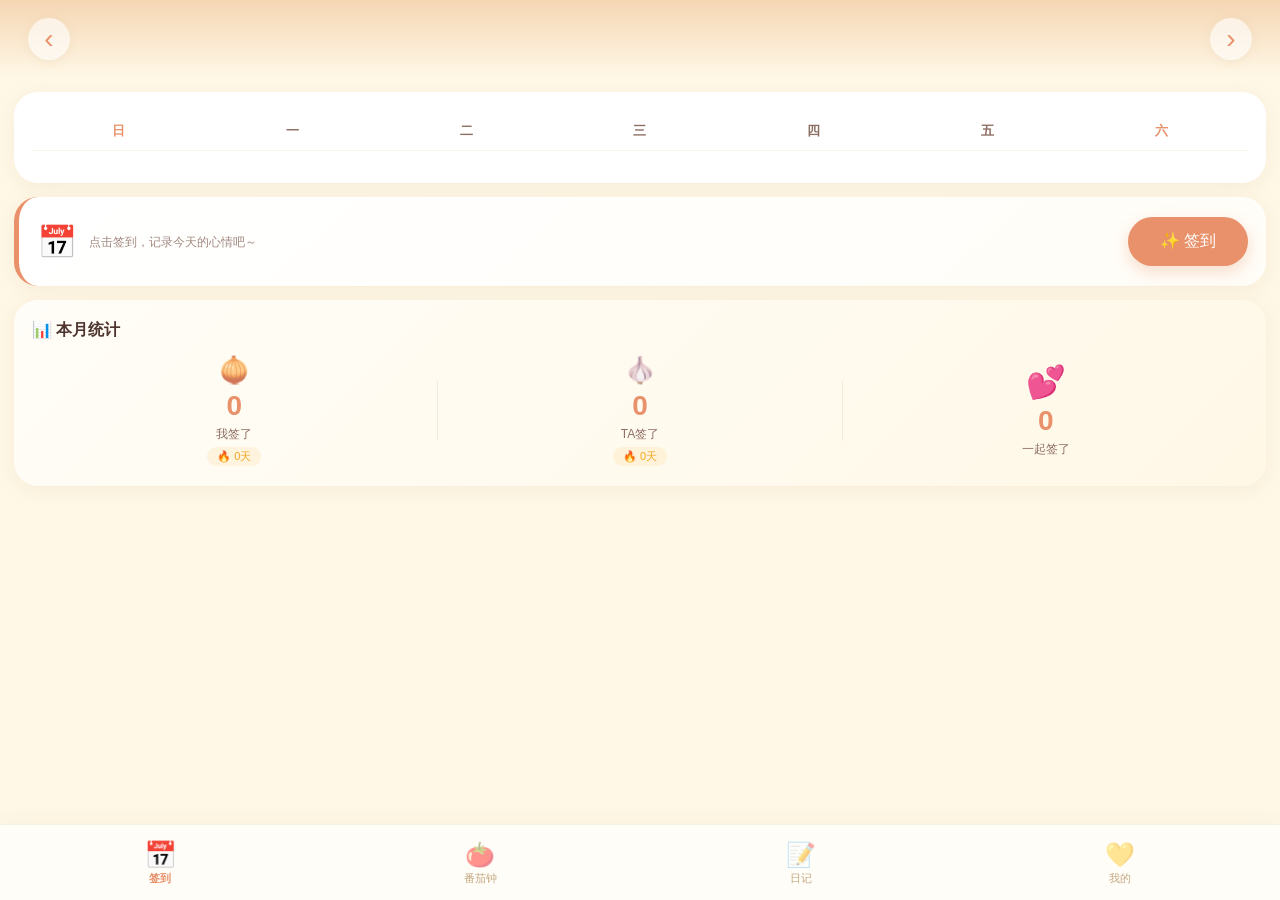
<file: index.html>
<!DOCTYPE html>
<html lang="zh-CN">
<head>
  <meta charset="UTF-8">
  <meta name="viewport" content="width=device-width, initial-scale=1.0, user-scalable=no, viewport-fit=cover">
  <meta name="apple-mobile-web-app-capable" content="yes">
  <meta name="apple-mobile-web-app-status-bar-style" content="#F5D6B3">
  <meta name="theme-color" content="#FFF8E7">
  <link rel="manifest" href="./manifest.json">
  <link rel="apple-touch-icon" href="./icons/icon-192.png">
  <title>葱蒜的考研日记</title>
  <script src="./js/supabase.min.js"></script>
  <link rel="stylesheet" href="./css/style.css">
</head>
<body>
  <!-- ========== 签到页 ========== -->
  <div id="view-calendar" class="view active">
    <div class="month-nav">
      <button class="nav-arrow" id="prevMonth">‹</button>
      <span class="month-title" id="displayMonth"></span>
      <button class="nav-arrow" id="nextMonth">›</button>
    </div>

    <div class="card calendar-card">
      <div class="weekday-row">
        <span class="weekend">日</span><span>一</span><span>二</span><span>三</span><span>四</span><span>五</span><span class="weekend">六</span>
      </div>
      <div class="day-grid" id="calendarGrid"></div>
    </div>

    <!-- 今日签到卡片 -->
    <div class="card checkin-card" id="checkinCard">
      <div id="checkinPending">
        <div class="checkin-left">
          <span class="checkin-icon">📅</span>
          <div>
            <div class="checkin-text" id="todayLabel"></div>
            <div class="checkin-sub">点击签到，记录今天的心情吧～</div>
          </div>
        </div>
        <button class="btn btn-primary checkin-btn" id="checkinBtn">✨ 签到</button>
      </div>
      <div id="checkinDone" style="display:none">
        <div class="done-icon">🎉</div>
        <div class="done-info">
          <span class="done-title">今日已签到</span>
          <span class="done-emoji" id="myTodayEmoji"></span>
        </div>
        <div id="partnerStatus"></div>
      </div>
    </div>

    <!-- 统计卡片 -->
    <div class="card stats-card">
      <div class="stats-title">📊 本月统计</div>
      <div class="stats-grid">
        <div class="stat-item"><span class="stat-avatar">🧅</span><span class="stat-num" id="statMy">0</span><span class="stat-label">我签了</span><span class="stat-streak" id="statMyStreak">🔥 0天</span></div>
        <div class="stat-divider"></div>
        <div class="stat-item"><span class="stat-avatar">🧄</span><span class="stat-num" id="statPartner">0</span><span class="stat-label" id="statPartnerLabel">TA签了</span><span class="stat-streak" id="statPartnerStreak">🔥 0天</span></div>
        <div class="stat-divider"></div>
        <div class="stat-item"><span class="stat-heart">💕</span><span class="stat-num" id="statBoth">0</span><span class="stat-label">一起签了</span></div>
      </div>
    </div>

    <!-- Emoji 选择器浮层 -->
    <div class="overlay" id="emojiOverlay">
      <div class="emoji-sheet">
        <div class="sheet-header">
          <span class="sheet-title">今天的心情</span>
          <span class="sheet-subtitle">选一个表情来记录吧～</span>
        </div>
        <div class="emoji-grid" id="emojiGrid"></div>
        <button class="btn btn-ghost skip-btn" id="skipEmoji">跳过，直接签到</button>
      </div>
    </div>
  </div>

  <!-- ========== 番茄钟页 ========== -->
  <div id="view-pomodoro" class="view">
    <div class="timer-section">
      <div class="timer-ring" id="timerRing">
        <canvas id="timerCanvas" width="260" height="260"></canvas>
        <div class="timer-center">
          <span class="timer-display" id="timerDisplay">25:00</span>
          <span class="timer-mode-text" id="timerModeText">🍅 准备专注</span>
        </div>
      </div>

      <div class="controls">
        <button class="main-btn start" id="timerToggle">
          <span class="btn-icon">▶️</span>
          <span class="btn-label" id="timerToggleLabel">开始专注</span>
        </button>
        <div class="sub-controls" id="subControls" style="display:none">
          <button class="sub-btn" id="resetTimer">🔄 重置</button>
          <button class="sub-btn skip" id="skipTimer" style="display:none">⏭️ 跳过</button>
        </div>
      </div>
    </div>

    <div class="card settings-card">
      <div class="settings-header" id="toggleSettings">
        <span class="settings-title">⚙️ 时长设置</span>
        <span class="toggle-arrow" id="settingsArrow">›</span>
      </div>
      <div class="settings-body" id="settingsBody">
        <div class="setting-item">
          <div class="setting-label-row"><span>🍅 专注时长</span><span class="setting-value" id="workValue">25 分钟</span></div>
          <input type="range" min="1" max="60" value="25" class="slider" id="workSlider">
          <div class="slider-marks"><span>1</span><span>25</span><span>60</span></div>
        </div>
        <div class="setting-item">
          <div class="setting-label-row"><span>☕ 休息时长</span><span class="setting-value" id="breakValue">5 分钟</span></div>
          <input type="range" min="0" max="20" value="5" class="slider break-slider" id="breakSlider">
          <div class="slider-marks"><span>0</span><span>10</span><span>20</span></div>
        </div>
      </div>
    </div>

    <div class="card tip-card">
      <span class="tip-icon">💡</span>
      <span class="tip-text">每完成一个番茄钟，记得去签到页面打个卡哦～</span>
    </div>
  </div>

  <!-- ========== 日记页 ========== -->
  <div id="view-journal" class="view">
    <div class="timeline" id="journalTimeline"></div>
    <div class="empty-state" id="journalEmpty">
      <span class="empty-icon">📝</span>
      <span class="empty-text">还没有日记</span>
      <span class="text-caption">记录下学习中的体会吧～</span>
    </div>
    <button class="fab" id="openEditor">✏️</button>

    <!-- 写日记浮层 -->
    <div class="overlay" id="editorOverlay">
      <div class="editor-sheet">
        <div class="editor-header">
          <span class="editor-title">写日记</span>
          <button class="editor-close" id="closeEditor">✕</button>
        </div>
        <textarea class="editor-textarea" id="editorContent" placeholder="记录今天的学习体会..." maxlength="2000"></textarea>
        <div class="char-count"><span id="charCount">0</span>/2000</div>
        <div class="image-preview-row" id="imagePreviewRow"></div>
        <div class="editor-actions">
          <button class="btn btn-outline" id="chooseImage">📷 添加图片</button>
          <button class="btn btn-primary" id="publishJournal">📝 发布</button>
        </div>
        <input type="file" id="imageInput" accept="image/*" multiple hidden>
      </div>
    </div>
  </div>

  <!-- ========== 我的页 ========== -->
  <div id="view-profile" class="view">
    <div class="profile-header">
      <div class="header-content">
        <div class="avatar-placeholder" id="profileAvatar">💛</div>
        <input class="nickname-input" id="nicknameInput" placeholder="点击设置昵称" maxlength="20">
        <div class="role-tag" id="roleTag">👆 选择身份</div>
      </div>
    </div>

    <div class="card" id="roleSelectCard" style="display:none">
      <div class="section-title">选择你的身份</div>
      <div class="role-options">
        <button class="role-option" data-role="cong"><span class="role-icon">🧅</span><span class="role-name">葱</span></button>
        <button class="role-option" data-role="suan"><span class="role-icon">🧄</span><span class="role-name">蒜</span></button>
      </div>
    </div>

    <div class="card pair-section">
      <div class="section-title">💕 配对状态</div>
      <div id="pairedInfo"></div>
      <div id="unpairedInfo">
        <p class="pair-hint">和你的考研搭子配对，一起记录学习吧～</p>
        <div id="pairCodeArea" style="display:none">
          <div class="pair-code-label">我的配对码</div>
          <div class="code-box" id="copyPairCode">
            <span class="code-text" id="myPairCode">------</span>
            <span class="copy-hint">点击复制</span>
          </div>
          <div class="code-input-row">
            <input class="code-input" id="partnerCodeInput" type="text" maxlength="8" placeholder="输入对方配对码">
            <button class="btn btn-primary pair-btn" id="doPair">配对</button>
          </div>
        </div>
      </div>
    </div>

    <div class="card about-section">
      <div class="section-title">📖 关于</div>
      <div class="about-content">
        <span class="about-name">葱蒜的考研日记</span>
        <span class="about-desc">两个人的考研陪伴小工具</span>
      </div>
    </div>
  </div>

  <!-- ========== 底部导航 ========== -->
  <nav class="tab-bar">
    <div class="tab-item active" data-tab="calendar">
      <span class="tab-icon">📅</span><span class="tab-text">签到</span>
    </div>
    <div class="tab-item" data-tab="pomodoro">
      <span class="tab-icon">🍅</span><span class="tab-text">番茄钟</span>
    </div>
    <div class="tab-item" data-tab="journal">
      <span class="tab-icon">📝</span><span class="tab-text">日记</span>
    </div>
    <div class="tab-item" data-tab="profile">
      <span class="tab-icon">💛</span><span class="tab-text">我的</span>
    </div>
  </nav>

  <!-- Toast -->
  <div class="toast" id="toast"></div>

  <script>
    // 全局错误捕获
    window.onerror = function(msg, url, line) {
      document.body.innerHTML += '<div style="position:fixed;top:0;left:0;right:0;background:red;color:#fff;padding:10px;z-index:9999;font-size:12px">JS错误: '+msg+' (行'+line+')</div>';
    };
    // 调试：确认页面能跑 JS
    document.addEventListener('DOMContentLoaded', function() {
      var t = document.querySelectorAll('.tab-item');
      t.forEach(function(el, i) {
        el.onclick = function() {
          document.querySelectorAll('.view').forEach(function(v) { v.classList.remove('active'); });
          var tab = el.getAttribute('data-tab');
          var view = document.getElementById('view-' + tab);
          if (view) view.classList.add('active');
          t.forEach(function(x) { x.classList.remove('active'); });
          el.classList.add('active');
        };
      });
    });
  </script>
  <script>
// ============================================
// 葱蒜的考研日记 — 内联版（不依赖外部文件）
// ============================================
(function(){

const SUPABASE_URL = 'https://phmkjfxvpowbgtxaotir.supabase.co';
const SUPABASE_KEY = 'eyJhbGciOiJIUzI1NiIsInR5cCI6IkpXVCJ9.eyJpc3MiOiJzdXBhYmFzZSIsInJlZiI6InBobWtqZnh2cG93Ymd0eGFvdGlyIiwicm9sZSI6ImFub24iLCJpYXQiOjE3ODI2NTM2MDksImV4cCI6MjA5ODIyOTYwOX0.4XCnkUoDZ1fBaAg-SILIrgay1c09fI4ZdKi25DHUZM4';

supabase = window.supabase || (typeof supabase !== 'undefined' ? supabase : null);
if (!supabase) { console.error('Supabase库加载失败'); } else { supabase = supabase.createClient(SUPABASE_URL, SUPABASE_KEY); }

const state = {
  pairCode: localStorage.getItem('pairCode') || '',
  role: localStorage.getItem('role') || '',
  nickname: localStorage.getItem('nickname') || '',
  partner: null,
  year: new Date().getFullYear(),
  month: new Date().getMonth(),
  timerMode: 'work',
  timerState: 'idle',
  timerRemaining: 25 * 60,
  timerTotal: 25 * 60,
  timerId: null,
};

const $ = function(sel) { return document.querySelector(sel); };
const $$ = function(sel) { return document.querySelectorAll(sel); };

function formatDate(d) { const y=d.getFullYear(),m=String(d.getMonth()+1).padStart(2,'0'),day=String(d.getDate()).padStart(2,'0'); return y+'-'+m+'-'+day; }
function today() { return formatDate(new Date()); }
function formatTime(sec) { const m=Math.floor(sec/60),s=sec%60; return String(m).padStart(2,'0')+':'+String(s).padStart(2,'0'); }
function generatePairCode() { const chars='abcdefghijklmnopqrstuvwxyz0123456789'; let c=''; for(let i=0;i<8;i++) c+=chars[Math.floor(Math.random()*chars.length)]; return c; }

function calcStreak(dates) {
  if(!dates.length) return 0;
  const sorted=[...dates].sort().reverse(),t=today(),y=formatDate(new Date(Date.now()-86400000));
  if(sorted[0]!==t&&sorted[0]!==y) return 0;
  let s=1; for(let i=0;i<sorted.length-1;i++){if((new Date(sorted[i])-new Date(sorted[i+1]))/86400000===1) s++; else break;}
  return s;
}

function daysInMonth(y,m){return new Date(y,m+1,0).getDate();}
function firstDayOfMonth(y,m){return new Date(y,m,1).getDay();}

function generateCalendar(y,m){
  const days=daysInMonth(y,m),first=firstDayOfMonth(y,m),t=today(),cal=[];
  for(let i=0;i<first;i++){const d=new Date(y,m,-first+i+1);cal.push({date:formatDate(d),day:d.getDate(),current:false,isToday:false});}
  for(let i=1;i<=days;i++){const ds=y+'-'+String(m+1).padStart(2,'0')+'-'+String(i).padStart(2,'0');cal.push({date:ds,day:i,current:true,isToday:ds===t});}
  while(cal.length<42){const i=cal.length-days-first+1,d=new Date(y,m+1,i);cal.push({date:formatDate(d),day:d.getDate(),current:false,isToday:false});}
  return cal;
}

function toast(msg){
  const el=$('#toast'); if(!el) return;
  el.textContent=msg; el.classList.add('show'); clearTimeout(el._t);
  el._t=setTimeout(function(){el.classList.remove('show');},1800);
}

function switchTab(tab){
  $$('.view').forEach(function(v){v.classList.remove('active');});
  $$('.tab-item').forEach(function(t){t.classList.remove('active');});
  var v=$('#view-'+tab); if(v) v.classList.add('active');
  var ti=document.querySelector('.tab-item[data-tab="'+tab+'"]'); if(ti) ti.classList.add('active');
  if(tab==='calendar') renderCalendar();
  if(tab==='pomodoro') drawTimerRing();
  if(tab==='journal') loadJournals();
  if(tab==='profile') renderProfile();
}

// Tab 事件绑定
$$('.tab-item').forEach(function(el){el.addEventListener('click',function(){switchTab(el.dataset.tab);});});

function saveState(){
  localStorage.setItem('pairCode',state.pairCode);
  localStorage.setItem('role',state.role);
  localStorage.setItem('nickname',state.nickname);
}

async function initOrGetUser(){
  if(!supabase) return;
  if(!state.pairCode){state.pairCode=generatePairCode();saveState();}
  var res=await supabase.from('users').select('*').eq('pair_code',state.pairCode);
  var data=res.data;
  var me=data?data.find(function(u){return u.role===state.role;}):null;
  if(!me&&state.role){
    await supabase.from('users').insert({pair_code:state.pairCode,role:state.role,nickname:state.nickname});
  }else if(me&&state.nickname&&me.nickname!==state.nickname){
    await supabase.from('users').update({nickname:state.nickname}).eq('id',me.id);
  }
  var otherRole=state.role==='cong'?'suan':'cong';
  var partner=data?data.find(function(u){return u.role===otherRole;}):null;
  if(partner){state.partner={role:partner.role,nickname:partner.nickname};}
}

async function setRole(role){
  if(state.partner){toast('已配对，无法修改身份');return;}
  state.role=role; saveState(); await initOrGetUser(); renderProfile();
  toast(role==='cong'?'已设置为 葱':'已设置为 蒜');
}

async function doPair(){
  if(!state.role){toast('请先选择身份');return;}
  if(state.partner){toast('已经配对过了');return;}
  if(!supabase){toast('正在连接服务器，请稍后再试');return;}
  var code=$('#partnerCodeInput').value.trim();
  if(code.length<6){toast('请输入正确的配对码');return;}
  if(code===state.pairCode){toast('不能和自己配对哦');return;}
  var res=await supabase.from('users').select('*').eq('pair_code',code);
  if(!res.data||!res.data.length){toast('配对码无效，请检查');return;}
  var owner=res.data[0];
  var checkRes=await supabase.from('users').select('*').eq('pair_code',code);
  if(checkRes.data&&checkRes.data.length>=2){toast('对方已经和别人配对啦');return;}
  if(owner.role===state.role){toast('你们选了同一个身份！一个人需要换成另一个哦～');return;}
  var myRes=await supabase.from('users').select('*').eq('pair_code',state.pairCode).eq('role',state.role);
  if(myRes.data&&myRes.data.length){
    await supabase.from('users').update({pair_code:code}).eq('id',myRes.data[0].id);
  }
  state.pairCode=code; saveState(); await initOrGetUser(); renderProfile(); renderCalendar(); loadJournals();
  toast('配对成功！');
}

async function unpair(){
  if(!supabase) return;
  var res=await supabase.from('users').select('*').eq('pair_code',state.pairCode);
  var myNewCode=generatePairCode(),partnerNewCode=generatePairCode();
  if(res.data&&res.data.length>=2){
    var me=res.data.find(function(u){return u.role===state.role;});
    var partner=res.data.find(function(u){return u.role!==state.role;});
    if(me) await supabase.from('users').update({pair_code:myNewCode}).eq('id',me.id);
    if(partner) await supabase.from('users').update({pair_code:partnerNewCode}).eq('id',partner.id);
  }else if(res.data&&res.data.length===1){
    await supabase.from('users').update({pair_code:myNewCode}).eq('id',res.data[0].id);
  }
  state.pairCode=myNewCode; state.partner=null; saveState(); renderProfile(); renderCalendar();
  toast('已解除配对，双方已分开');
}

// 日历
var EMOJIS=['😊','🥰','😆','😎','🤩','😇','💪','📚','✍️','🎯','🔥','⭐','😌','🧘','🍃','☕','🌙','🌸','😢','😤','😴','🤔','🥺','😅'];

async function renderCalendar(){
  if(!state.pairCode||!supabase) return;
  try{
  var year=state.year,month=state.month,ym=year+'-'+String(month+1).padStart(2,'0');
  var dm=$('#displayMonth'); if(dm) dm.textContent=year+'年 '+(month+1)+'月';
  var nextMon=month+1; var nextY=year; if(nextMon>11){nextMon=0;nextY++;}
  var firstDay=ym+'-01', lastDay=nextY+'-'+String(nextMon+1).padStart(2,'0')+'-01';
  var res=await supabase.from('checkins').select('*').eq('pair_code',state.pairCode).gte('date',firstDay).lt('date',lastDay);
  var checkins=res.data||[];
  var myChecks=checkins.filter(function(c){return c.role===state.role;});
  var partnerChecks=checkins.filter(function(c){return c.role!==state.role;});
  var myDates=new Set(myChecks.map(function(c){return c.date;}));
  var partnerDates=new Set(partnerChecks.map(function(c){return c.date;}));
  var myEmoji={}; myChecks.forEach(function(c){if(c.emoji) myEmoji[c.date]=c.emoji;});
  var partnerEmoji={}; partnerChecks.forEach(function(c){if(c.emoji) partnerEmoji[c.date]=c.emoji;});
  var cal=generateCalendar(year,month),t=today();
  $('#calendarGrid').innerHTML=cal.map(function(c){
    var both=myDates.has(c.date)&&partnerDates.has(c.date);
    var mine=myDates.has(c.date),theirs=partnerDates.has(c.date);
    var cls='day-cell';
    if(!c.current) cls+=' dimmed';
    if(c.isToday) cls+=' today';
    if(c.date>t) cls+=' future';
    var mark='';
    if(both) mark='<div class="checkin-marks"><span class="both-mark">❤</span></div>';
    else if(mine) mark='<div class="checkin-marks"><span class="checkin-mark">'+(myEmoji[c.date]||'✅')+'</span></div>';
    else if(theirs) mark='<div class="checkin-marks"><span class="checkin-mark" style="opacity:0.5">'+(partnerEmoji[c.date]||'✅')+'</span></div>';
    var clickable=(mine||theirs)&&c.date<=t;
    return '<div class="'+cls+'"'+(clickable?' onclick="window._showDayDetail(\''+c.date+'\')"':'')+'>'+c.day+mark+'</div>';
  }).join('');
  var myToday=myChecks.find(function(c){return c.date===t;});
  var partnerToday=partnerChecks.find(function(c){return c.date===t;});
  if(myToday){
    $('#checkinPending').style.display='none'; $('#checkinDone').style.display='block';
    $('#myTodayEmoji').textContent=myToday.emoji||'✅';
    if(partnerToday){
      $('#partnerStatus').innerHTML='<div class="partner-status checked">❤ '+(state.partner?state.partner.nickname:'TA')+'也签到啦 '+(partnerToday.emoji||'✅')+'</div>';
    }else{
      $('#partnerStatus').innerHTML='<div class="partner-status waiting">等待 '+(state.partner?state.partner.nickname:'TA')+' 签到中...</div>';
    }
  }else{
    $('#checkinPending').style.display='flex'; $('#checkinDone').style.display='none';
    $('#todayLabel').textContent='今天是 '+year+'年'+(month+1)+'月'+new Date().getDate()+'日';
  }
  var myDatesArr=[...myDates].sort().reverse(),partnerDatesArr=[...partnerDates].sort().reverse();
  var bothCount=[...myDates].filter(function(d){return partnerDates.has(d);}).length;
  var partnerLabel=state.partner?state.partner.nickname:'TA';
  $('#statMy').textContent=myChecks.length; $('#statPartner').textContent=partnerChecks.length;
  $('#statBoth').textContent=bothCount;
  $('#statMyStreak').textContent='🔥 '+calcStreak(myDatesArr)+'天';
  $('#statPartnerStreak').textContent='🔥 '+calcStreak(partnerDatesArr)+'天';
  $('#statPartnerLabel').textContent=partnerLabel+'签了';
  }catch(e){console.error('renderCalendar error:',e);}
}

// Emoji 选择器
$('#checkinBtn').addEventListener('click',function(){
  $('#emojiOverlay').classList.add('show');
  $('#emojiGrid').innerHTML=EMOJIS.map(function(e){return '<span class="emoji-item" data-emoji="'+e+'">'+e+'</span>';}).join('');
  $('#emojiGrid').querySelectorAll('.emoji-item').forEach(function(el){el.addEventListener('click',function(){doCheckin(el.dataset.emoji);});});
});
$('#skipEmoji').addEventListener('click',function(){doCheckin('');});
$('#emojiOverlay').addEventListener('click',function(e){if(e.target===$('#emojiOverlay')) $('#emojiOverlay').classList.remove('show');});

async function doCheckin(emoji){
  if(!supabase) return;
  $('#emojiOverlay').classList.remove('show');
  var t=today();
  var ex=await supabase.from('checkins').select('*').eq('pair_code',state.pairCode).eq('role',state.role).eq('date',t);
  if(ex.data&&ex.data.length){toast('今天已经签到过了～');return;}
  var r=await supabase.from('checkins').insert({pair_code:state.pairCode,role:state.role,date:t,emoji:emoji});
  if(r.error){toast('签到失败');return;}
  toast('签到成功！✨'); renderCalendar();
}

window._showDayDetail=function(date){
  if(!supabase) return;
  supabase.from('checkins').select('*').eq('pair_code',state.pairCode).eq('date',date).then(function(res){
    if(!res.data||!res.data.length) return;
    var lines=res.data.map(function(c){
      var label=c.role===state.role?'我':(state.partner?state.partner.nickname:'TA');
      var icon=c.role==='cong'?'葱':'蒜';
      return icon+' '+label+': '+(c.emoji||'没有心情记录');
    }).join('<br>');
    showModal(date,lines,false);
  });
};

$('#prevMonth').addEventListener('click',function(){if(state.month===0){state.year--;state.month=11;}else state.month--;renderCalendar();});
$('#nextMonth').addEventListener('click',function(){if(state.month===11){state.year++;state.month=0;}else state.month++;renderCalendar();});

// 番茄钟
function drawTimerRing(){
  var canvas=$('#timerCanvas'); if(!canvas) return;
  var ctx=canvas.getContext('2d'),w=260,h=260,cx=w/2,cy=h/2,r=Math.min(cx,cy)-12;
  var ratio=state.timerTotal>0?state.timerRemaining/state.timerTotal:0;
  ctx.clearRect(0,0,w,h);
  ctx.beginPath(); ctx.arc(cx,cy,r,0,Math.PI*2);
  ctx.strokeStyle='rgba(245,214,179,.4)'; ctx.lineWidth=14; ctx.lineCap='round'; ctx.stroke();
  if(ratio>0){
    var start=-Math.PI/2,end=start+Math.PI*2*ratio;
    var grad=ctx.createLinearGradient(0,0,w,h);
    if(state.timerMode==='work'){grad.addColorStop(0,'#E8916A');grad.addColorStop(1,'#F5A623');}
    else{grad.addColorStop(0,'#A8C97E');grad.addColorStop(1,'#81B29A');}
    ctx.beginPath(); ctx.arc(cx,cy,r,start,end); ctx.strokeStyle=grad; ctx.lineWidth=14; ctx.lineCap='round'; ctx.stroke();
  }
}

function updateTimerDisplay(){
  $('#timerDisplay').textContent=formatTime(state.timerRemaining);
  var mt=state.timerMode==='work'?(state.timerState==='idle'?'🍅 准备专注':'🍅 专注中'):(state.timerState==='idle'?'☕ 准备休息':'☕ 休息中');
  $('#timerModeText').textContent=mt; drawTimerRing();
}

function timerTick(){if(state.timerState!=='running')return; state.timerRemaining--; updateTimerDisplay(); if(state.timerRemaining<=0){clearInterval(state.timerId);state.timerId=null;onTimerComplete();}}

function onTimerComplete(){
  state.timerState='idle'; clearInterval(state.timerId); state.timerId=null;
  if(navigator.vibrate) navigator.vibrate([500,200,500]);
  if(state.timerMode==='work'){
    showModal('🎉 太棒了！','专注时间结束，休息一下吧～',true,'开始休息 ☕','等会儿').then(function(ok){if(ok) startBreak(); else updateUIState();});
  }else{
    showModal('☕ 休息好了吗？','休息时间结束，继续加油吧！',true,'继续专注 🍅','等会儿').then(function(ok){if(ok) startWork(); else updateUIState();});
  }
}

function startWork(){state.timerMode='work'; state.timerRemaining=parseInt($('#workSlider').value)*60; state.timerTotal=state.timerRemaining; state.timerState='running'; state.timerId=setInterval(timerTick,1000); updateTimerDisplay(); updateUIState();}
function startBreak(){state.timerMode='break'; state.timerRemaining=parseInt($('#breakSlider').value)*60; state.timerTotal=state.timerRemaining; state.timerState='running'; state.timerId=setInterval(timerTick,1000); updateTimerDisplay(); updateUIState();}

function updateUIState(){
  var ts=state.timerState,tm=state.timerMode;
  var toggle=$('#timerToggle'),label=$('#timerToggleLabel'),icon=toggle.querySelector('.btn-icon');
  toggle.className='main-btn';
  if(ts==='running'){toggle.classList.add('pause');if(tm==='break') toggle.classList.add('break');icon.textContent='⏸️';label.textContent='暂停'+(tm==='work'?'专注':'休息');}
  else{toggle.classList.add('start');if(tm==='break') toggle.classList.add('break');icon.textContent=ts==='paused'?'▶️':'▶️';label.textContent=(ts==='paused'?'继续':'开始')+(tm==='work'?'专注':'休息');}
  $('#subControls').style.display=ts!=='idle'?'flex':'none';
  $('#skipTimer').style.display=(ts==='running'&&tm==='work')?'block':'none';
  $('#workSlider').disabled=ts==='running'; $('#breakSlider').disabled=ts==='running';
}

$('#timerToggle').addEventListener('click',function(){
  if(state.timerState==='running'){state.timerState='paused';clearInterval(state.timerId);state.timerId=null;updateTimerDisplay();updateUIState();}
  else{if(state.timerState==='idle'){state.timerRemaining=state.timerMode==='work'?parseInt($('#workSlider').value)*60:parseInt($('#breakSlider').value)*60;state.timerTotal=state.timerRemaining;}state.timerState='running';state.timerId=setInterval(timerTick,1000);updateTimerDisplay();updateUIState();}
});
$('#resetTimer').addEventListener('click',function(){clearInterval(state.timerId);state.timerId=null;state.timerState='idle';state.timerRemaining=state.timerMode==='work'?parseInt($('#workSlider').value)*60:parseInt($('#breakSlider').value)*60;state.timerTotal=state.timerRemaining;updateTimerDisplay();updateUIState();});
$('#skipTimer').addEventListener('click',function(){clearInterval(state.timerId);state.timerId=null;state.timerState='idle';startBreak();});
$('#workSlider').addEventListener('input',function(){var v=parseInt(this.value);$('#workValue').textContent=v+' 分钟';if(state.timerState==='idle'&&state.timerMode==='work'){state.timerRemaining=v*60;state.timerTotal=v*60;updateTimerDisplay();}savePomodoroSettings();});
$('#breakSlider').addEventListener('input',function(){var v=parseInt(this.value);$('#breakValue').textContent=v+' 分钟';if(state.timerState==='idle'&&state.timerMode==='break'){state.timerRemaining=v*60;state.timerTotal=v*60;updateTimerDisplay();}savePomodoroSettings();});

var _savePomTimer;
function savePomodoroSettings(){clearTimeout(_savePomTimer);_savePomTimer=setTimeout(async function(){if(!state.pairCode||!state.role||!supabase)return;var wm=parseInt($('#workSlider').value),bm=parseInt($('#breakSlider').value);var d=await supabase.from('pomodoro_settings').select('*').eq('pair_code',state.pairCode).eq('role',state.role);if(d.data&&d.data.length){await supabase.from('pomodoro_settings').update({work_minutes:wm,break_minutes:bm}).eq('id',d.data[0].id);}else{await supabase.from('pomodoro_settings').insert({pair_code:state.pairCode,role:state.role,work_minutes:wm,break_minutes:bm});}},500);}

async function loadPomodoroSettings(){if(!state.pairCode||!state.role||!supabase)return;var d=await supabase.from('pomodoro_settings').select('*').eq('pair_code',state.pairCode).eq('role',state.role);if(d.data&&d.data.length){$('#workSlider').value=d.data[0].work_minutes;$('#workValue').textContent=d.data[0].work_minutes+' 分钟';$('#breakSlider').value=d.data[0].break_minutes;$('#breakValue').textContent=d.data[0].break_minutes+' 分钟';state.timerRemaining=d.data[0].work_minutes*60;state.timerTotal=state.timerRemaining;updateTimerDisplay();}}
$('#toggleSettings').addEventListener('click',function(){$('#settingsBody').classList.toggle('open');$('#settingsArrow').classList.toggle('open');});

// 日记
var journalSkip=0,journalHasMore=true;
async function loadJournals(reset){
  if(!state.pairCode||!supabase) return;
  if(reset!==false){journalSkip=0;journalHasMore=true;}
  var res=await supabase.from('journals').select('*').eq('pair_code',state.pairCode).order('created_at',{ascending:false}).range(journalSkip,journalSkip+19);
  if(res.error||!res.data) return;
  journalSkip+=res.data.length; journalHasMore=res.data.length>=20;
  if(reset!==false) $('#journalTimeline').innerHTML='';
  if(res.data.length===0&&reset!==false){$('#journalEmpty').style.display='block';return;}
  $('#journalEmpty').style.display='none';
  res.data.forEach(function(item){
    var isMe=item.role===state.role;
    var displayName=isMe?'我':(state.partner?state.partner.nickname:'TA');
    var time=new Date(item.created_at);
    var ts=(time.getMonth()+1)+'月'+time.getDate()+'日 '+String(time.getHours()).padStart(2,'0')+':'+String(time.getMinutes()).padStart(2,'0');
    var imgsHtml=item.images&&item.images.length?('<div class="journal-images">'+item.images.map(function(img){return '<img class="journal-img" src="'+img+'" onclick="window.open(\''+img+'\',\'_blank\')">';}).join('')+'</div>'):'';
    var el=document.createElement('div'); el.className='timeline-item fade-in';
    el.innerHTML='<div class="timeline-line"><div class="timeline-dot '+(isMe?'dot-me':'dot-partner')+'"></div><div class="timeline-connector"></div></div>'+
      '<div class="journal-card card"><div class="journal-header"><div class="journal-author">'+(isMe?'葱':'蒜')+' '+displayName+
      '<span class="'+(isMe?'tag-cong':'tag-suan')+'">'+(item.role==='cong'?'葱':'蒜')+'</span></div><span class="journal-time">'+ts+'</span></div>'+
      (item.content?'<div class="journal-body">'+item.content.replace(/</g,'&lt;').replace(/>/g,'&gt;')+'</div>':'')+imgsHtml+'</div>';
    if(reset!==false) $('#journalTimeline').appendChild(el);
  });
}

window.addEventListener('scroll',function(){if($('#view-journal').classList.contains('active')&&journalHasMore){var st=document.documentElement.scrollTop,sh=document.documentElement.scrollHeight,ch=document.documentElement.clientHeight;if(st+ch>sh-200) loadJournals(false);}});

var selectedImages=[];
$('#openEditor').addEventListener('click',function(){if(!state.role){toast('请先在"我的"页面设置身份');return;}$('#editorOverlay').classList.add('show');$('#editorContent').value='';$('#charCount').textContent='0';$('#imagePreviewRow').innerHTML='';selectedImages=[];});
$('#closeEditor').addEventListener('click',function(){$('#editorOverlay').classList.remove('show');});
$('#editorOverlay').addEventListener('click',function(e){if(e.target===$('#editorOverlay')) $('#editorOverlay').classList.remove('show');});
$('#editorContent').addEventListener('input',function(){$('#charCount').textContent=this.value.length;});
$('#chooseImage').addEventListener('click',function(){$('#imageInput').click();});
$('#imageInput').addEventListener('change',function(){var files=Array.from(this.files);files.forEach(function(file){var reader=new FileReader();reader.onload=function(e){selectedImages.push({file:file,preview:e.target.result});renderImagePreviews();};reader.readAsDataURL(file);});this.value='';});

function renderImagePreviews(){$('#imagePreviewRow').innerHTML=selectedImages.map(function(img,i){return '<div class="image-preview-wrap"><img class="image-preview" src="'+img.preview+'"><span class="image-delete-btn" onclick="window._removeImage('+i+')">✕</span></div>';}).join('');}
window._removeImage=function(i){selectedImages.splice(i,1);renderImagePreviews();};

$('#publishJournal').addEventListener('click',async function(){
  var content=$('#editorContent').value.trim();
  if(!content&&selectedImages.length===0){toast('写点什么吧～');return;}
  if(!supabase){toast('服务器未连接');return;}
  $('#publishJournal').disabled=true;$('#publishJournal').textContent='发布中...';
  var imageUrls=[];
  for(var i=0;i<selectedImages.length;i++){
    var img=selectedImages[i];
    var filename='journals/'+Date.now()+'-'+Math.random().toString(36).slice(2,8)+'.jpg';
    var upRes=await supabase.storage.from('journals').upload(filename,img.file);
    if(!upRes.error){var purl=supabase.storage.from('journals').getPublicUrl(filename);imageUrls.push(purl.data.publicUrl);}
  }
  var insRes=await supabase.from('journals').insert({pair_code:state.pairCode,role:state.role,content:content,images:imageUrls});
  $('#publishJournal').disabled=false;$('#publishJournal').textContent='📝 发布';
  if(insRes.error){toast('发布失败');return;}
  toast('发布成功！');$('#editorOverlay').classList.remove('show');loadJournals();
});

// 个人中心
function renderProfile(){
  var avatar=$('#profileAvatar');
  if(state.role==='cong') avatar.textContent='🧅';
  else if(state.role==='suan') avatar.textContent='🧄';
  else avatar.textContent='💛';
  $('#nicknameInput').value=state.nickname;
  var tag=$('#roleTag');
  if(state.role==='cong'){tag.textContent='🧅 我是葱';tag.className='role-tag cong';}
  else if(state.role==='suan'){tag.textContent='🧄 我是蒜';tag.className='role-tag suan';}
  else{tag.textContent='👆 选择身份';tag.className='role-tag';}
  if(!state.role){$('#roleSelectCard').style.display='block';}else{$('#roleSelectCard').style.display='none';}
  if(state.partner){
    var pRole=state.partner.role;
    $('#pairedInfo').innerHTML='<div class="partner-card"><div class="avatar-sm">'+(pRole==='cong'?'🧅':'🧄')+'</div><div><span class="partner-name">'+(state.partner.nickname||'TA')+'</span><span class="'+(pRole==='cong'?'tag-cong':'tag-suan')+'">'+(pRole==='cong'?'葱':'蒜')+'</span></div></div><div class="unpair-btn" onclick="unpair()">解除配对</div>';
    $('#unpairedInfo').style.display='none';$('#pairedInfo').style.display='block';
  }else{
    $('#pairedInfo').style.display='none';$('#unpairedInfo').style.display='block';
    $('#myPairCode').textContent=state.pairCode;
    if(state.role){$('#pairCodeArea').style.display='block';}else{$('#pairCodeArea').style.display='none';}
  }
}

$('#roleTag').addEventListener('click',function(){if(state.partner){toast('已配对，无法修改身份');return;}$('#roleSelectCard').style.display=$('#roleSelectCard').style.display==='none'?'block':'none';});
$$('.role-option').forEach(function(btn){btn.addEventListener('click',function(){setRole(btn.dataset.role);});});
$('#nicknameInput').addEventListener('blur',function(){state.nickname=this.value.trim();saveState();initOrGetUser();});
$('#copyPairCode').addEventListener('click',function(){navigator.clipboard.writeText(state.pairCode).then(function(){toast('配对码已复制');})['catch'](function(){toast('复制失败');});});
$('#doPair').addEventListener('click',doPair);

function showModal(title,content,hasCancel,confirmText,cancelText){
  return new Promise(function(resolve){
    var overlay=document.createElement('div'); overlay.className='modal-overlay';
    overlay.innerHTML='<div class="modal-box bounce-in"><div class="modal-title">'+title+'</div><div class="modal-content">'+content+'</div><div class="modal-actions">'+(hasCancel?'<button class="btn btn-ghost cancel">'+(cancelText||'取消')+'</button>':'')+'<button class="btn btn-primary confirm">'+(confirmText||'确定')+'</button></div></div>';
    document.body.appendChild(overlay);
    overlay.querySelector('.confirm').addEventListener('click',function(){overlay.remove();resolve(true);});
    if(hasCancel) overlay.querySelector('.cancel').addEventListener('click',function(){overlay.remove();resolve(false);});
    overlay.addEventListener('click',function(e){if(e.target===overlay){overlay.remove();resolve(false);}});
  });
}

// 初始化
async function init(){
  await initOrGetUser(); await loadPomodoroSettings();
  renderCalendar(); renderProfile(); updateTimerDisplay();
}

if('serviceWorker' in navigator){navigator.serviceWorker.register('./sw.js')['catch'](function(){});}

// 页面就绪后启动
if(document.readyState==='loading'){document.addEventListener('DOMContentLoaded',function(){renderProfile();updateTimerDisplay();init();});}
else{renderProfile();updateTimerDisplay();init();}

// 暴露到全局（给 onclick 使用）
window.unpair = unpair;
window.doPair = doPair;

})();
</script>
</body>
</html>
</file>
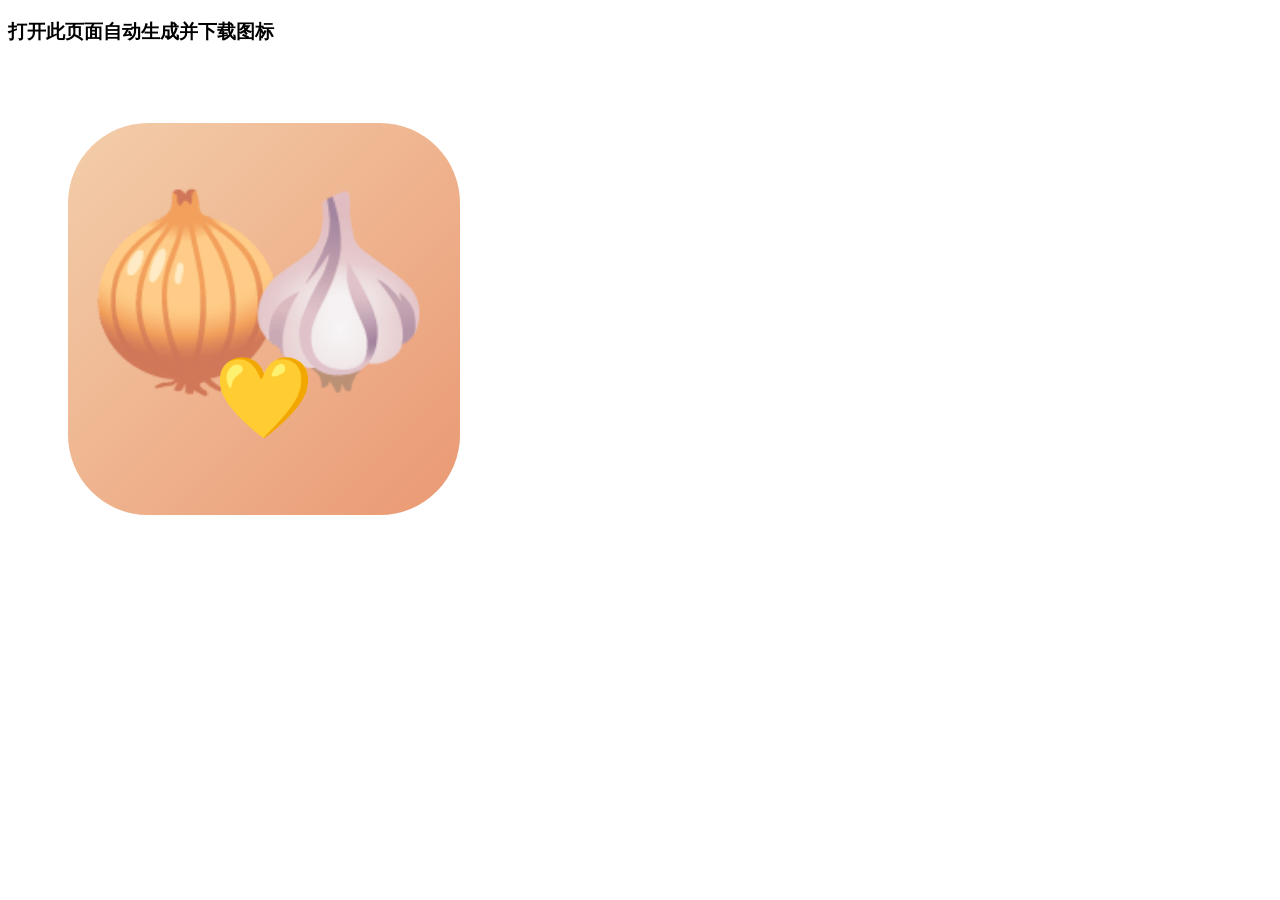
<file: icons/generate-icon.html>
<!DOCTYPE html>
<html><head><meta charset="UTF-8"></head><body>
  <h3>打开此页面自动生成并下载图标</h3>
  <canvas id="c" width="512" height="512"></canvas>
  <script>
    const canvas = document.getElementById('c');
    const ctx = canvas.getContext('2d');
    // 背景
    const bg = ctx.createLinearGradient(0, 0, 512, 512);
    bg.addColorStop(0, '#F5D6B3');
    bg.addColorStop(1, '#E8916A');
    ctx.fillStyle = bg;
    ctx.beginPath();
    ctx.roundRect(60, 60, 392, 392, 80);
    ctx.fill();
    // 文字
    ctx.fillStyle = '#fff';
    ctx.font = 'bold 180px sans-serif';
    ctx.textAlign = 'center';
    ctx.textBaseline = 'middle';
    ctx.fillText('🧅', 180, 240);
    ctx.fillText('🧄', 330, 240);
    ctx.font = 'bold 80px sans-serif';
    ctx.fillText('💛', 256, 340);
    // 下载
    canvas.toBlob(b => {
      const a = document.createElement('a');
      a.href = URL.createObjectURL(b);
      a.download = 'icon-512.png';
      a.click();
    });
  </script>
</body></html>
</file>
<file: css/style.css>
/* ============================================
   葱蒜的考研日记 — Web 版全局样式
   主题：温润、温馨
   ============================================ */

:root {
  --cream: #FFF8E7;
  --apricot: #F5D6B3;
  --coral: #E8916A;
  --brown: #C4A882;
  --dark: #4E342E;
  --text: #5D4037;
  --muted: #8D6E63;
  --caption: #A1887F;
  --cong: #A8C97E;
  --suan: #F9F0E0;
  --white: #FFFFFF;
  --radius: 24px;
  --shadow: 0 4px 20px rgba(196, 168, 130, 0.15);
  --safe-bottom: env(safe-area-inset-bottom, 0px);
}

* { box-sizing: border-box; margin: 0; padding: 0; }

body {
  font-family: -apple-system, BlinkMacSystemFont, 'PingFang SC', 'Microsoft YaHei', sans-serif;
  background: var(--cream);
  color: var(--text);
  font-size: 14px;
  -webkit-tap-highlight-color: transparent;
  overflow-x: hidden;
  padding-bottom: calc(80px + var(--safe-bottom));
}

button {
  border: none;
  background: none;
  font-family: inherit;
  font-size: inherit;
  cursor: pointer;
}

input, textarea {
  font-family: inherit;
  border: none;
  outline: none;
}

/* ===== 视图切换 ===== */
.view { display: none; }
.view.active { display: block; }

/* ===== TabBar ===== */
.tab-bar {
  position: fixed;
  bottom: 0; left: 0; right: 0;
  display: flex;
  justify-content: space-around;
  background: #FFFDF7;
  border-top: 1px solid rgba(196, 168, 130, 0.15);
  padding: 10px 0 8px;
  padding-bottom: calc(8px + var(--safe-bottom));
  z-index: 100;
  box-shadow: 0 -4px 20px rgba(196, 168, 130, 0.08);
}
.tab-item {
  display: flex; flex-direction: column; align-items: center;
  padding: 6px 18px; cursor: pointer;
}
.tab-icon { font-size: 24px; opacity: 0.5; transition: all .2s; }
.tab-item.active .tab-icon { opacity: 1; transform: scale(1.1); }
.tab-text { font-size: 11px; color: var(--brown); margin-top: 2px; transition: color .2s; }
.tab-item.active .tab-text { color: var(--coral); font-weight: 600; }

/* ===== 通用卡片 ===== */
.card {
  background: var(--white);
  border-radius: var(--radius);
  padding: 20px 18px;
  margin: 14px;
  box-shadow: var(--shadow);
}

/* ===== 按钮 ===== */
.btn {
  border-radius: 40px;
  padding: 10px 28px;
  font-size: 15px;
  font-weight: 500;
  display: inline-flex;
  align-items: center;
  justify-content: center;
  transition: all .15s;
}
.btn:active { transform: scale(0.96); }
.btn-primary {
  background: var(--coral);
  color: #fff;
  box-shadow: 0 6px 16px rgba(232, 145, 106, 0.3);
}
.btn-outline { background: transparent; color: var(--coral); border: 2px solid var(--coral); }
.btn-ghost { background: rgba(232, 145, 106, 0.1); color: var(--coral); }

/* ===== 月份导航 ===== */
.month-nav {
  display: flex; align-items: center; justify-content: space-between;
  padding: 18px 28px;
  background: linear-gradient(180deg, var(--apricot), var(--cream));
}
.nav-arrow {
  width: 42px; height: 42px;
  display: flex; align-items: center; justify-content: center;
  font-size: 28px; color: var(--coral);
  background: rgba(255,255,255,.6);
  border-radius: 50%;
  box-shadow: 0 2px 10px rgba(196,168,130,.15);
}
.nav-arrow:active { background: rgba(232,145,106,.2); }
.month-title { font-size: 20px; font-weight: 700; color: var(--dark); }

/* ===== 日历 ===== */
.weekday-row {
  display: flex; justify-content: space-around;
  padding: 10px 0;
  border-bottom: 1px solid rgba(196,168,130,.15);
  font-size: 13px; font-weight: 600; color: var(--muted);
}
.weekend { color: var(--coral); }
.day-grid {
  display: grid; grid-template-columns: repeat(7, 1fr);
  padding: 6px 0;
}
.day-cell {
  aspect-ratio: 1;
  display: flex; flex-direction: column; align-items: center; justify-content: center;
  border-radius: 14px; font-size: 14px; cursor: pointer;
  transition: all .15s;
  position: relative;
}
.day-cell:active { background: rgba(232,145,106,.08); }
.day-cell.dimmed { opacity: 0.3; pointer-events: none; }
.day-cell.today { background: rgba(232,145,106,.1); border: 2px solid var(--coral); font-weight: 700; color: var(--coral); }
.day-cell.future { opacity: 0.3; pointer-events: none; }
.checkin-marks { display: flex; gap: 2px; margin-top: 1px; font-size: 14px; }
.checkin-mark { font-size: 12px; line-height: 1; }
.both-mark { font-size: 16px; }

/* ===== 签到卡片 ===== */
.checkin-card { border-left: 5px solid var(--coral); background: linear-gradient(135deg, #fff, #FFFDF7); }
#checkinPending { display: flex; align-items: center; justify-content: space-between; }
.checkin-left { display: flex; align-items: center; gap: 12px; }
.checkin-icon { font-size: 32px; }
.checkin-text { font-size: 16px; font-weight: 600; color: var(--dark); }
.checkin-sub { font-size: 12px; color: var(--caption); margin-top: 2px; }
.checkin-btn { padding: 14px 32px; font-size: 16px; }
#checkinDone { text-align: center; }
.done-icon { font-size: 40px; margin-bottom: 8px; }
.done-info { display: flex; align-items: center; justify-content: center; gap: 8px; margin-bottom: 12px; }
.done-title { font-size: 16px; font-weight: 700; color: var(--dark); }
.done-emoji { font-size: 28px; }
.partner-status { padding: 10px; border-radius: 14px; font-size: 13px; display: flex; align-items: center; justify-content: center; gap: 6px; }
.partner-status.checked { background: rgba(168,201,126,.15); color: var(--text); }
.partner-status.waiting { background: rgba(196,168,130,.15); color: var(--caption); }

/* ===== 统计 ===== */
.stats-card { background: linear-gradient(135deg, #FFFDF7, #FFF8E7); }
.stats-title { font-size: 16px; font-weight: 700; color: var(--dark); margin-bottom: 14px; }
.stats-grid { display: flex; align-items: center; }
.stat-item { flex: 1; display: flex; flex-direction: column; align-items: center; }
.stat-avatar { font-size: 26px; }
.stat-heart { font-size: 32px; }
.stat-num { font-size: 28px; font-weight: 700; color: var(--coral); margin: 4px 0; }
.stat-label { font-size: 12px; color: var(--muted); }
.stat-streak { font-size: 11px; color: #F5A623; margin-top: 4px; background: rgba(245,166,35,.1); padding: 2px 10px; border-radius: 20px; }
.stat-divider { width: 1px; height: 60px; background: rgba(196,168,130,.2); }

/* ===== Emoji 浮层 ===== */
.overlay {
  position: fixed; top: 0; left: 0; right: 0; bottom: 0;
  background: rgba(78,52,46,.3); z-index: 200;
  display: none; align-items: flex-end;
}
.overlay.show { display: flex; }
.emoji-sheet, .editor-sheet {
  background: #FFFDF7; border-radius: 28px 28px 0 0;
  padding: 32px 24px; width: 100%;
  box-shadow: 0 -8px 40px rgba(196,168,130,.2);
  animation: slideUp .3s ease;
}
@keyframes slideUp { from { transform: translateY(100%); } to { transform: translateY(0); } }
.sheet-header { text-align: center; margin-bottom: 24px; }
.sheet-title { font-size: 20px; font-weight: 700; color: var(--dark); display: block; }
.sheet-subtitle { font-size: 13px; color: var(--caption); margin-top: 6px; display: block; }
.emoji-grid { display: flex; flex-wrap: wrap; justify-content: center; gap: 12px; padding: 8px 0; }
.emoji-item {
  width: 58px; height: 58px; display: flex; align-items: center; justify-content: center;
  font-size: 28px; background: rgba(245,214,179,.3); border-radius: 16px; cursor: pointer;
  transition: all .15s;
}
.emoji-item:active { background: rgba(232,145,106,.3); transform: scale(1.1); }
.skip-btn { display: block; margin: 20px auto 0; padding: 10px 32px; }

/* ===== 番茄钟 ===== */
.timer-section { display: flex; flex-direction: column; align-items: center; padding: 40px 0 20px; }
.timer-ring { position: relative; width: 260px; height: 260px; }
#timerCanvas { width: 260px; height: 260px; }
.timer-center { position: absolute; top: 50%; left: 50%; transform: translate(-50%,-50%); text-align: center; }
.timer-display { font-size: 56px; font-weight: 300; font-variant-numeric: tabular-nums; font-family: 'SF Mono','Menlo',monospace; color: var(--dark); letter-spacing: 2px; }
.timer-mode-text { display: block; font-size: 15px; color: var(--muted); margin-top: 8px; }
.controls { display: flex; flex-direction: column; align-items: center; margin-top: 30px; }
.main-btn { display: flex; flex-direction: column; align-items: center; gap: 4px; padding: 18px 54px; border-radius: 48px; }
.main-btn.start { background: linear-gradient(135deg, var(--coral), #F5A623); color: #fff; box-shadow: 0 8px 24px rgba(232,145,106,.3); }
.main-btn.pause { background: linear-gradient(135deg, var(--apricot), #E8C9A0); color: var(--dark); box-shadow: 0 8px 24px rgba(196,168,130,.2); }
.main-btn.break { background: linear-gradient(135deg, var(--cong), #81B29A); color: #fff; box-shadow: 0 8px 24px rgba(168,201,126,.3); }
.main-btn:active { transform: scale(.95); }
.btn-icon { font-size: 24px; }
.btn-label { font-size: 15px; font-weight: 600; }
.sub-controls { display: flex; gap: 28px; margin-top: 24px; }
.sub-btn { padding: 10px 22px; border-radius: 30px; font-size: 13px; color: var(--muted); background: rgba(245,214,179,.3); cursor: pointer; }
.sub-btn.skip { color: var(--coral); }

/* 设置 */
.settings-header { display: flex; justify-content: space-between; align-items: center; cursor: pointer; }
.settings-title { font-size: 16px; font-weight: 600; color: var(--dark); }
.toggle-arrow { font-size: 22px; color: var(--brown); transition: transform .3s; display: inline-block; }
.toggle-arrow.open { transform: rotate(90deg); }
.settings-body { margin-top: 18px; border-top: 1px solid rgba(196,168,130,.15); padding-top: 18px; display: none; }
.settings-body.open { display: block; }
.setting-item { margin-bottom: 20px; }
.setting-item:last-child { margin-bottom: 0; }
.setting-label-row { display: flex; justify-content: space-between; margin-bottom: 8px; font-size: 15px; font-weight: 500; color: var(--text); }
.setting-value { font-weight: 700; color: var(--coral); }
.slider { width: 100%; -webkit-appearance: none; appearance: none; height: 6px; border-radius: 3px; background: rgba(232,145,106,.15); outline: none; }
.slider::-webkit-slider-thumb { -webkit-appearance: none; width: 22px; height: 22px; border-radius: 50%; background: var(--coral); box-shadow: 0 2px 6px rgba(232,145,106,.3); cursor: pointer; }
.break-slider { background: rgba(168,201,126,.15); }
.break-slider::-webkit-slider-thumb { background: var(--cong); box-shadow: 0 2px 6px rgba(168,201,126,.3); }
.slider-marks { display: flex; justify-content: space-between; font-size: 11px; color: var(--brown); margin-top: 4px; }
.tip-card { display: flex; align-items: center; gap: 12px; background: rgba(232,145,106,.04); }
.tip-icon { font-size: 24px; }
.tip-text { font-size: 13px; color: var(--muted); line-height: 1.5; }

/* ===== 日记 ===== */
.timeline { padding: 14px 10px 0; }
.timeline-item { display: flex; margin-bottom: 6px; }
.timeline-line { width: 36px; display: flex; flex-direction: column; align-items: center; flex-shrink: 0; margin-right: 10px; }
.timeline-dot { width: 14px; height: 14px; border-radius: 50%; margin-top: 22px; }
.dot-me { background: var(--coral); box-shadow: 0 0 0 5px rgba(232,145,106,.2); }
.dot-partner { background: var(--cong); box-shadow: 0 0 0 5px rgba(168,201,126,.2); }
.timeline-connector { width: 2px; flex: 1; background: rgba(196,168,130,.2); margin-top: 6px; }
.journal-card { flex: 1; margin: 0 0 12px 0; padding: 16px; }
.journal-header { display: flex; justify-content: space-between; align-items: center; margin-bottom: 10px; }
.journal-author { display: flex; align-items: center; gap: 8px; font-size: 14px; font-weight: 600; color: var(--dark); }
.journal-time { font-size: 11px; color: var(--caption); }
.journal-body { font-size: 14px; color: var(--text); line-height: 1.7; margin-bottom: 10px; white-space: pre-wrap; }
.journal-images { display: flex; flex-wrap: wrap; gap: 6px; }
.journal-img { width: 100px; height: 100px; border-radius: 12px; object-fit: cover; background: rgba(245,214,179,.3); cursor: pointer; }
.tag-cong { display: inline-block; padding: 2px 10px; border-radius: 14px; font-size: 11px; background: var(--cong); color: #fff; margin-left: 6px; }
.tag-suan { display: inline-block; padding: 2px 10px; border-radius: 14px; font-size: 11px; background: var(--apricot); color: var(--text); margin-left: 6px; }
.loading-more, .no-more { text-align: center; padding: 20px; font-size: 12px; color: var(--brown); }

/* 写日记 */
.editor-sheet { max-height: 90vh; overflow-y: auto; }
.editor-header { display: flex; justify-content: space-between; align-items: center; margin-bottom: 16px; }
.editor-title { font-size: 18px; font-weight: 700; color: var(--dark); }
.editor-close { width: 32px; height: 32px; border-radius: 50%; background: rgba(196,168,130,.2); font-size: 16px; display: flex; align-items: center; justify-content: center; color: var(--muted); }
.editor-textarea { width: 100%; min-height: 200px; font-size: 15px; color: var(--text); line-height: 1.8; background: rgba(245,214,179,.1); border-radius: 16px; padding: 14px; resize: vertical; outline: none; border: none; }
.char-count { text-align: right; font-size: 12px; color: var(--caption); margin: 6px 0 10px; }
.image-preview-row { display: flex; flex-wrap: wrap; gap: 8px; margin-bottom: 14px; }
.image-preview { width: 80px; height: 80px; border-radius: 12px; object-fit: cover; position: relative; }
.image-preview-wrap { position: relative; }
.image-delete-btn { position: absolute; top: -6px; right: -6px; width: 22px; height: 22px; border-radius: 50%; background: rgba(0,0,0,.5); color: #fff; font-size: 11px; display: flex; align-items: center; justify-content: center; }
.editor-actions { display: flex; gap: 12px; margin-top: 12px; }
.editor-actions .btn { flex: 1; padding: 14px 0; text-align: center; }

/* ===== 我的 ===== */
.profile-header {
  background: linear-gradient(180deg, var(--apricot) 0%, var(--white) 60%);
  padding: 50px 24px 30px; border-radius: 0 0 32px 32px; margin-bottom: 8px;
}
.header-content { display: flex; flex-direction: column; align-items: center; }
.avatar-placeholder {
  width: 100px; height: 100px; border-radius: 50%;
  background: linear-gradient(135deg, var(--apricot), #E8C9A0);
  display: flex; align-items: center; justify-content: center;
  font-size: 42px; border: 4px solid #fff;
  box-shadow: 0 6px 20px rgba(196,168,130,.3);
}
.nickname-input {
  margin-top: 16px; font-size: 20px; font-weight: 700; color: var(--dark);
  text-align: center; width: 240px; background: transparent; padding: 6px;
}
.nickname-input::placeholder { color: var(--brown); }
.role-tag {
  margin-top: 10px; padding: 6px 24px; border-radius: 24px; font-size: 14px;
  background: rgba(232,145,106,.1); color: var(--coral);
}
.role-tag.cong { background: rgba(168,201,126,.2); color: #6B8E5A; }
.role-tag.suan { background: rgba(245,214,179,.4); color: var(--muted); }
.section-title { font-size: 16px; font-weight: 700; color: var(--dark); margin-bottom: 16px; }
.role-options { display: flex; gap: 16px; }
.role-option { flex: 1; display: flex; flex-direction: column; align-items: center; gap: 8px; padding: 24px; border-radius: 18px; border: 2px solid rgba(196,168,130,.2); cursor: pointer; transition: all .2s; }
.role-option.selected { border-color: var(--coral); background: rgba(232,145,106,.08); }
.role-icon { font-size: 44px; }
.role-name { font-size: 16px; font-weight: 600; color: var(--text); }
.pair-hint { font-size: 14px; color: var(--muted); text-align: center; margin-bottom: 18px; line-height: 1.6; }
.pair-code-label { font-size: 13px; color: var(--caption); margin-bottom: 8px; }
.code-box {
  display: flex; justify-content: center; gap: 12px; align-items: center;
  padding: 18px; background: rgba(232,145,106,.08); border-radius: 14px;
  border: 2px dashed rgba(232,145,106,.3); cursor: pointer; margin-bottom: 16px;
}
.code-text { font-size: 28px; font-weight: 700; letter-spacing: 6px; color: var(--coral); font-family: 'SF Mono','Menlo',monospace; }
.copy-hint { font-size: 12px; color: var(--brown); }
.code-input-row { display: flex; gap: 10px; }
.code-input { flex: 1; padding: 12px 16px; background: #fff; border-radius: 14px; border: 2px solid rgba(196,168,130,.3); font-size: 18px; letter-spacing: 6px; text-align: center; color: var(--dark); }
.pair-btn { padding: 10px 24px; flex-shrink: 0; }
.partner-card { display: flex; align-items: center; gap: 14px; padding: 14px; background: rgba(245,214,179,.2); border-radius: 18px; margin-bottom: 14px; }
.partner-card .avatar-sm { width: 50px; height: 50px; border-radius: 50%; background: rgba(245,214,179,.4); display: flex; align-items: center; justify-content: center; font-size: 24px; }
.partner-name { font-size: 16px; font-weight: 600; color: var(--dark); }
.unpair-btn { text-align: center; padding: 8px; color: var(--brown); font-size: 13px; cursor: pointer; }
.about-content { text-align: center; padding: 16px; background: rgba(245,214,179,.15); border-radius: 18px; }
.about-name { font-size: 16px; font-weight: 600; color: var(--dark); display: block; }
.about-desc { font-size: 12px; color: var(--muted); margin-top: 4px; display: block; }

/* ===== FAB ===== */
.fab {
  position: fixed; bottom: calc(100px + var(--safe-bottom)); right: 24px;
  width: 56px; height: 56px;
  background: linear-gradient(135deg, var(--coral), #F5A623);
  border-radius: 50%;
  display: flex; align-items: center; justify-content: center;
  font-size: 22px; color: #fff;
  box-shadow: 0 6px 20px rgba(232,145,106,.4);
  z-index: 50; cursor: pointer;
}
.fab:active { transform: scale(.9); }

/* ===== 空状态 ===== */
.empty-state { text-align: center; padding: 80px 0; color: var(--brown); }
.empty-icon { font-size: 56px; display: block; margin-bottom: 14px; }
.empty-text { font-size: 15px; }

/* ===== Toast ===== */
.toast {
  position: fixed; top: 50%; left: 50%; transform: translate(-50%,-50%);
  background: rgba(78,52,46,.85); color: #fff; padding: 12px 28px;
  border-radius: 24px; font-size: 14px; z-index: 300;
  opacity: 0; transition: opacity .3s; pointer-events: none;
}
.toast.show { opacity: 1; }

/* ===== Modal ===== */
.modal-overlay {
  position: fixed; top: 0; left: 0; right: 0; bottom: 0;
  background: rgba(78,52,46,.3); z-index: 250;
  display: flex; align-items: center; justify-content: center;
}
.modal-box {
  background: #FFFDF7; border-radius: 24px; padding: 30px 24px;
  max-width: 300px; width: 90%; text-align: center;
  box-shadow: 0 10px 40px rgba(196,168,130,.3);
}
.modal-title { font-size: 18px; font-weight: 700; color: var(--dark); margin-bottom: 10px; }
.modal-content { font-size: 14px; color: var(--muted); line-height: 1.6; margin-bottom: 20px; white-space: pre-line; }
.modal-actions { display: flex; gap: 12px; }
.modal-actions .btn { flex: 1; }

/* ===== 工具类 ===== */
.flex-row { display: flex; align-items: center; }
.flex-between { display: flex; justify-content: space-between; align-items: center; }
.text-body { font-size: 14px; color: var(--text); line-height: 1.6; }
.text-caption { font-size: 12px; color: var(--caption); }
.bottom-spacer { height: 80px; }

/* 动画 */
@keyframes fadeInUp { from { opacity: 0; transform: translateY(16px); } to { opacity: 1; transform: translateY(0); } }
.fade-in { animation: fadeInUp .4s ease; }
@keyframes bounceIn { 0% { transform: scale(.3); opacity: 0; } 50% { transform: scale(1.05); } 70% { transform: scale(.9); } 100% { transform: scale(1); opacity: 1; } }
.bounce-in { animation: bounceIn .5s ease; }
</file>
